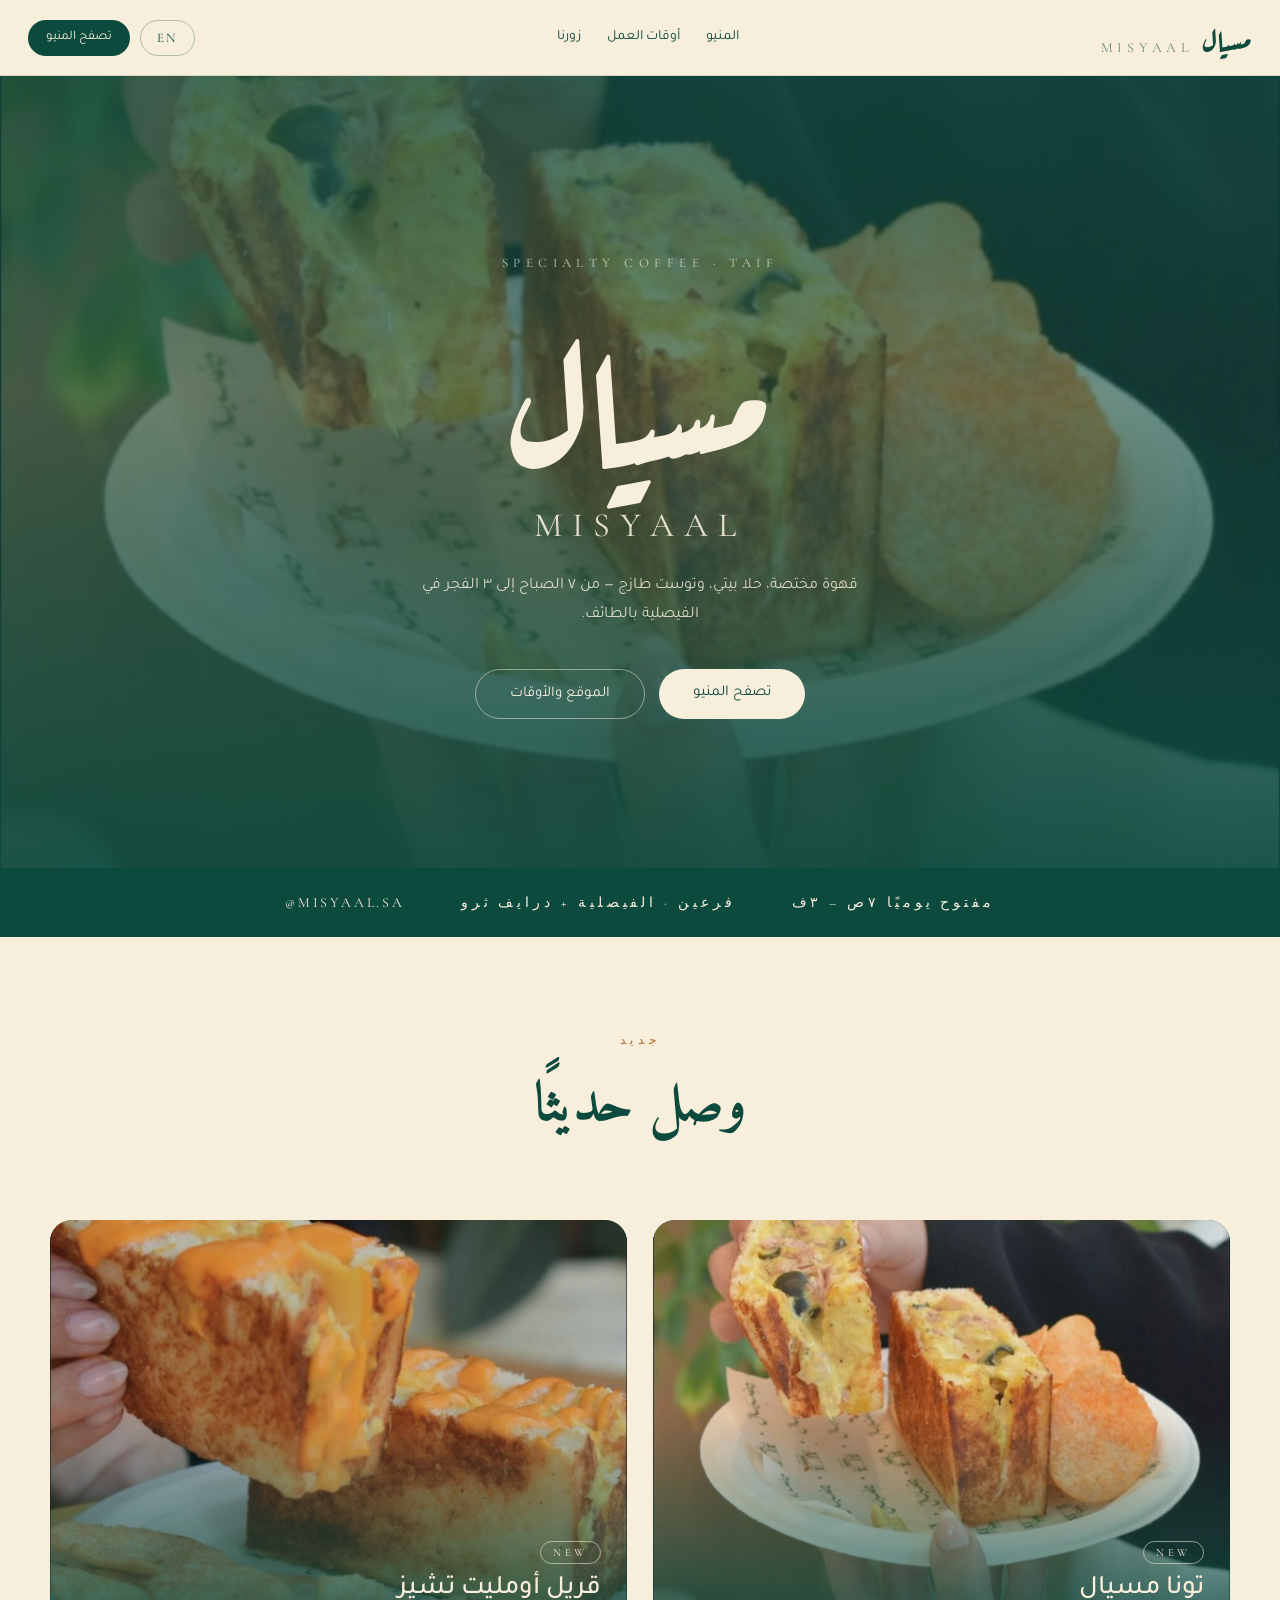
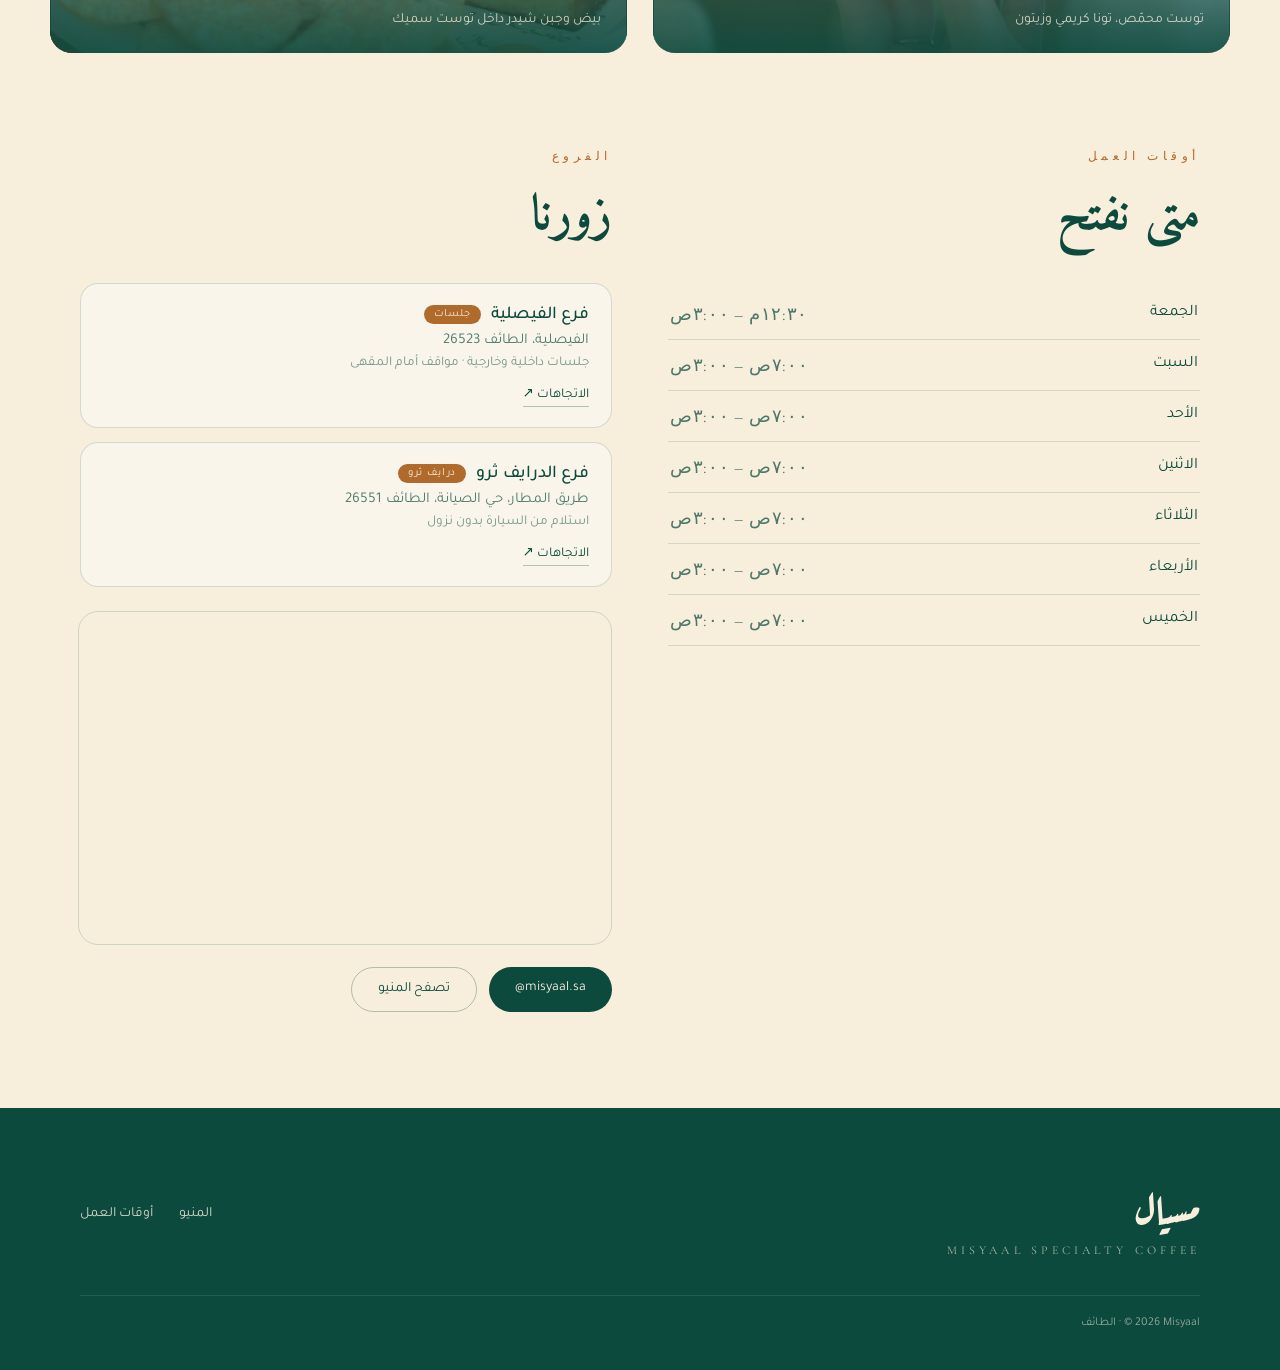
<file: index.html>
<!DOCTYPE html>
<html lang="ar" dir="rtl">
<head>
<meta charset="utf-8">
<meta name="viewport" content="width=device-width, initial-scale=1">
<title>مسيال · Misyaal Specialty Coffee</title>
<meta name="description" content="مسيال · Misyaal — Specialty coffee, house desserts and fresh toast in Al Faisaliyah, Taif.">
<link rel="preconnect" href="https://fonts.googleapis.com">
<link rel="preconnect" href="https://fonts.gstatic.com" crossorigin>
<link href="https://fonts.googleapis.com/css2?family=Amiri:wght@400;700&family=Aref+Ruqaa:wght@400;700&family=Cormorant+Garamond:ital,wght@0,400;0,500;0,600;1,400&family=Tajawal:wght@300;400;500;700&display=swap" rel="stylesheet">
<link rel="icon" href="data:image/svg+xml,%3Csvg xmlns='http://www.w3.org/2000/svg' viewBox='0 0 100 100'%3E%3Ctext y='.9em' font-size='90'%3E%E2%98%95%3C/text%3E%3C/svg%3E">
<style>
html{scroll-behavior:smooth}
body{margin:0;background:#F7EEDC;color:#0C4A3E;-webkit-font-smoothing:antialiased}
a{color:#0C4A3E;text-decoration:none}
a:hover{color:#B06A2C}
@keyframes rev{from{opacity:0;transform:translateY(28px)}to{opacity:1;transform:none}}
[data-reveal]{animation:rev .9s cubic-bezier(.22,.8,.3,1) both;animation-timeline:view();animation-range:entry 0% cover 26%}
@keyframes drift{from{transform:scale(1.06) translateY(0)}to{transform:scale(1.12) translateY(-2%)}}
::selection{background:#0C4A3E;color:#F7EEDC}
.h-lang:hover{background:#0C4A3E !important;color:#F7EEDC !important}
.h-cta:hover{background:#0a3b32 !important;color:#F7EEDC !important}
.h-heroA:hover{background:#fff !important;color:#0C4A3E !important}
.h-heroB:hover{background:rgba(247,238,220,.14) !important;color:#F7EEDC !important}
.h-ig:hover{color:#E8C89A !important}
.h-igBtn:hover{background:#0a3b32 !important;color:#F7EEDC !important}
.h-menuBtn:hover{background:rgba(12,74,62,.07) !important}
.h-footlink:hover{color:#E8C89A !important}
.new-card .new-img{transition:transform .8s cubic-bezier(.22,.8,.3,1)}
.new-card:hover .new-img{transform:scale(1.05)}
</style>
</head>
<body>
<div style="font-family:'Tajawal',system-ui,sans-serif;overflow-x:hidden;background:#F7EEDC;color:#0C4A3E">

  <header style="position:sticky;top:0;z-index:60;display:flex;align-items:center;justify-content:space-between;gap:20px;padding:14px 28px;background:rgba(247,238,220,.86);backdrop-filter:blur(14px);border-bottom:1px solid rgba(12,74,62,.13)">
    <a href="#top" style="display:flex;align-items:baseline;gap:10px">
      <span style="font-family:'Aref Ruqaa',serif;font-size:30px;font-weight:700;letter-spacing:.02em;color:#0C4A3E">مسيال</span>
      <span style="font-family:'Cormorant Garamond',serif;font-size:14px;letter-spacing:.34em;color:rgba(12,74,62,.6)">MISYAAL</span>
    </a>
    <nav style="display:flex;align-items:center;gap:26px;font-size:14px">
      <a href="menu.html" data-ar="المنيو" data-en="Menu">المنيو</a>
      <a href="#hours" data-ar="أوقات العمل" data-en="Hours">أوقات العمل</a>
      <a href="#visit" data-ar="زورنا" data-en="Visit">زورنا</a>
    </nav>
    <div style="display:flex;align-items:center;gap:10px">
      <button onclick="MISYAAL.toggle()" class="h-lang" style="cursor:pointer;font-family:'Cormorant Garamond',serif;font-size:13px;letter-spacing:.18em;padding:9px 16px;border:1px solid rgba(12,74,62,.3);border-radius:999px;background:transparent;color:#0C4A3E" data-ar="EN" data-en="ع">EN</button>
      <a href="menu.html" class="h-cta" style="font-size:13px;padding:10px 18px;border-radius:999px;background:#0C4A3E;color:#F7EEDC" data-ar="تصفح المنيو" data-en="Browse the menu">تصفح المنيو</a>
    </div>
  </header>

  <section id="top" style="position:relative;min-height:88vh;display:grid;place-items:center;overflow:hidden;background:#0C4A3E">
    <div style="position:absolute;inset:0;background-image:url(uploads/assets-1787937089938-kfcq.jpeg);background-size:cover;background-position:center;opacity:.5;animation:drift 18s ease-in-out infinite alternate"></div>
    <div style="position:absolute;inset:0;background:linear-gradient(180deg,rgba(12,74,62,.55),rgba(12,74,62,.2) 40%,rgba(12,74,62,.85))"></div>
    <div style="position:relative;text-align:center;padding:120px 24px 90px;color:#F7EEDC">
      <p style="margin:0 0 22px;font-family:'Cormorant Garamond',serif;font-size:13px;letter-spacing:.42em;opacity:.75">SPECIALTY COFFEE · TAIF</p>
      <h1 style="margin:0;font-family:'Aref Ruqaa',serif;font-size:clamp(70px,13vw,168px);line-height:1.15;font-weight:700">مسيال</h1>
      <p style="margin:20px 0 0;font-family:'Cormorant Garamond',serif;font-size:clamp(20px,3vw,34px);letter-spacing:.3em;opacity:.9">MISYAAL</p>
      <p style="margin:26px auto 0;max-width:520px;font-size:16px;line-height:1.85;opacity:.85;text-wrap:pretty" data-ar="قهوة مختصة، حلا بيتي، وتوست طازج — من ٧ الصباح إلى ٣ الفجر في الفيصلية بالطائف." data-en="Specialty coffee, house desserts and fresh toast — 7am to 3am in Al Faisaliyah, Taif.">قهوة مختصة، حلا بيتي، وتوست طازج — من ٧ الصباح إلى ٣ الفجر في الفيصلية بالطائف.</p>
      <div style="display:flex;flex-wrap:wrap;gap:14px;justify-content:center;margin-top:38px">
        <a href="menu.html" class="h-heroA" style="padding:15px 34px;border-radius:999px;background:#F7EEDC;color:#0C4A3E;font-size:15px" data-ar="تصفح المنيو" data-en="Browse the menu">تصفح المنيو</a>
        <a href="#visit" class="h-heroB" style="padding:15px 34px;border-radius:999px;border:1px solid rgba(247,238,220,.5);color:#F7EEDC;font-size:15px" data-ar="الموقع والأوقات" data-en="Hours & location">الموقع والأوقات</a>
      </div>
    </div>
  </section>

  <section style="display:flex;gap:56px;justify-content:center;flex-wrap:wrap;padding:26px 24px;background:#0C4A3E;color:#F7EEDC;font-family:'Cormorant Garamond',serif;font-size:14px;letter-spacing:.28em">
    <span data-ar="مفتوح يوميًا ٧ص – ٣ف" data-en="OPEN DAILY 7AM – 3AM">مفتوح يوميًا ٧ص – ٣ف</span>
    <span data-ar="فرعين · الفيصلية + درايف ثرو" data-en="2 BRANCHES · DINE-IN + DRIVE-THRU">فرعين · الفيصلية + درايف ثرو</span>
    <a href="https://www.instagram.com/misyaal.sa" target="_blank" rel="noopener" dir="ltr" class="h-ig" style="color:#F7EEDC;letter-spacing:.2em;unicode-bidi:isolate">@MISYAAL.SA</a>
  </section>

  <div>
    <section data-reveal style="padding:96px 24px 20px;text-align:center">
      <p style="margin:0 0 10px;font-family:'Cormorant Garamond',serif;font-size:12px;letter-spacing:.38em;color:#B06A2C" data-ar="جديد" data-en="New">جديد</p>
      <h2 style="margin:0;font-family:'Amiri',serif;font-size:clamp(36px,5vw,56px);font-weight:700" data-ar="وصل حديثًا" data-en="Just landed">وصل حديثًا</h2>
    </section>

    <section style="display:grid;grid-template-columns:repeat(auto-fit,minmax(340px,1fr));gap:26px;max-width:1180px;margin:0 auto;padding:44px 24px 96px">
      <article data-reveal class="new-card" style="position:relative;border-radius:22px;overflow:hidden;background:#0C4A3E;aspect-ratio:4/3">
        <div class="new-img" style="position:absolute;inset:0;background-image:url(uploads/assets-1787937089938-kfcq.jpeg);background-size:cover;background-position:center;opacity:.92"></div>
        <div style="position:absolute;inset:0;background:linear-gradient(0deg,rgba(12,74,62,.9),rgba(12,74,62,0) 55%)"></div>
        <div style="position:absolute;inset-inline-start:26px;bottom:24px;color:#F7EEDC">
          <span style="display:inline-block;margin-bottom:10px;padding:4px 12px;border:1px solid rgba(247,238,220,.55);border-radius:999px;font-family:'Cormorant Garamond',serif;font-size:11px;letter-spacing:.32em">NEW</span>
          <h3 style="margin:0;font-size:27px;font-weight:500" data-ar="تونا مسيال" data-en="Tuna Misyaal">تونا مسيال</h3>
          <p style="margin:6px 0 0;font-size:14px;opacity:.8" data-ar="توست محمّص، تونا كريمي وزيتون" data-en="Grilled toast, creamy tuna, olives">توست محمّص، تونا كريمي وزيتون</p>
        </div>
      </article>
      <article data-reveal class="new-card" style="position:relative;border-radius:22px;overflow:hidden;background:#0C4A3E;aspect-ratio:4/3">
        <div class="new-img" style="position:absolute;inset:0;background-image:url(uploads/assets-1787937089954-9gd3.jpeg);background-size:cover;background-position:center;opacity:.92"></div>
        <div style="position:absolute;inset:0;background:linear-gradient(0deg,rgba(12,74,62,.9),rgba(12,74,62,0) 55%)"></div>
        <div style="position:absolute;inset-inline-start:26px;bottom:24px;color:#F7EEDC">
          <span style="display:inline-block;margin-bottom:10px;padding:4px 12px;border:1px solid rgba(247,238,220,.55);border-radius:999px;font-family:'Cormorant Garamond',serif;font-size:11px;letter-spacing:.32em">NEW</span>
          <h3 style="margin:0;font-size:27px;font-weight:500" data-ar="قريل أومليت تشيز" data-en="Grill Omelette Cheese">قريل أومليت تشيز</h3>
          <p style="margin:6px 0 0;font-size:14px;opacity:.8" data-ar="بيض وجبن شيدر داخل توست سميك" data-en="Egg & cheddar inside thick-cut toast">بيض وجبن شيدر داخل توست سميك</p>
        </div>
      </article>
    </section>
  </div>

  <section id="hours" style="padding:0 24px 96px">
    <div style="max-width:1120px;margin:0 auto;display:grid;grid-template-columns:repeat(auto-fit,minmax(320px,1fr));gap:56px;align-items:start">
      <div data-reveal>
        <p style="margin:0 0 10px;font-family:'Cormorant Garamond',serif;font-size:12px;letter-spacing:.38em;color:#B06A2C" data-ar="أوقات العمل" data-en="Opening hours">أوقات العمل</p>
        <h2 style="margin:0 0 28px;font-family:'Amiri',serif;font-size:clamp(34px,4.4vw,50px);font-weight:700" data-ar="متى نفتح" data-en="When we're open">متى نفتح</h2>
        <div style="display:flex;flex-direction:column">
          <div style="display:flex;align-items:center;justify-content:space-between;gap:20px;padding:14px 2px;border-bottom:1px solid rgba(12,74,62,.14)"><span style="font-size:16px" data-ar="الجمعة" data-en="Friday">الجمعة</span><span style="font-family:'Cormorant Garamond',serif;font-size:18px;color:rgba(12,74,62,.72);letter-spacing:.04em" data-ar="١٢:٣٠م – ٣:٠٠ص" data-en="12:30pm – 3:00am">١٢:٣٠م – ٣:٠٠ص</span></div>
          <div style="display:flex;align-items:center;justify-content:space-between;gap:20px;padding:14px 2px;border-bottom:1px solid rgba(12,74,62,.14)"><span style="font-size:16px" data-ar="السبت" data-en="Saturday">السبت</span><span style="font-family:'Cormorant Garamond',serif;font-size:18px;color:rgba(12,74,62,.72);letter-spacing:.04em" data-ar="٧:٠٠ص – ٣:٠٠ص" data-en="7:00am – 3:00am">٧:٠٠ص – ٣:٠٠ص</span></div>
          <div style="display:flex;align-items:center;justify-content:space-between;gap:20px;padding:14px 2px;border-bottom:1px solid rgba(12,74,62,.14)"><span style="font-size:16px" data-ar="الأحد" data-en="Sunday">الأحد</span><span style="font-family:'Cormorant Garamond',serif;font-size:18px;color:rgba(12,74,62,.72);letter-spacing:.04em" data-ar="٧:٠٠ص – ٣:٠٠ص" data-en="7:00am – 3:00am">٧:٠٠ص – ٣:٠٠ص</span></div>
          <div style="display:flex;align-items:center;justify-content:space-between;gap:20px;padding:14px 2px;border-bottom:1px solid rgba(12,74,62,.14)"><span style="font-size:16px" data-ar="الاثنين" data-en="Monday">الاثنين</span><span style="font-family:'Cormorant Garamond',serif;font-size:18px;color:rgba(12,74,62,.72);letter-spacing:.04em" data-ar="٧:٠٠ص – ٣:٠٠ص" data-en="7:00am – 3:00am">٧:٠٠ص – ٣:٠٠ص</span></div>
          <div style="display:flex;align-items:center;justify-content:space-between;gap:20px;padding:14px 2px;border-bottom:1px solid rgba(12,74,62,.14)"><span style="font-size:16px" data-ar="الثلاثاء" data-en="Tuesday">الثلاثاء</span><span style="font-family:'Cormorant Garamond',serif;font-size:18px;color:rgba(12,74,62,.72);letter-spacing:.04em" data-ar="٧:٠٠ص – ٣:٠٠ص" data-en="7:00am – 3:00am">٧:٠٠ص – ٣:٠٠ص</span></div>
          <div style="display:flex;align-items:center;justify-content:space-between;gap:20px;padding:14px 2px;border-bottom:1px solid rgba(12,74,62,.14)"><span style="font-size:16px" data-ar="الأربعاء" data-en="Wednesday">الأربعاء</span><span style="font-family:'Cormorant Garamond',serif;font-size:18px;color:rgba(12,74,62,.72);letter-spacing:.04em" data-ar="٧:٠٠ص – ٣:٠٠ص" data-en="7:00am – 3:00am">٧:٠٠ص – ٣:٠٠ص</span></div>
          <div style="display:flex;align-items:center;justify-content:space-between;gap:20px;padding:14px 2px;border-bottom:1px solid rgba(12,74,62,.14)"><span style="font-size:16px" data-ar="الخميس" data-en="Thursday">الخميس</span><span style="font-family:'Cormorant Garamond',serif;font-size:18px;color:rgba(12,74,62,.72);letter-spacing:.04em" data-ar="٧:٠٠ص – ٣:٠٠ص" data-en="7:00am – 3:00am">٧:٠٠ص – ٣:٠٠ص</span></div>
        </div>
      </div>
      <div id="visit" data-reveal style="scroll-margin-top:90px">
        <p style="margin:0 0 10px;font-family:'Cormorant Garamond',serif;font-size:12px;letter-spacing:.38em;color:#B06A2C" data-ar="الفروع" data-en="Branches">الفروع</p>
        <h2 style="margin:0 0 22px;font-family:'Amiri',serif;font-size:clamp(34px,4.4vw,50px);font-weight:700" data-ar="زورنا" data-en="Come by">زورنا</h2>
        <div style="display:grid;gap:14px;margin-bottom:24px">
          <div style="padding:20px 22px;border:1px solid rgba(12,74,62,.16);border-radius:18px;background:rgba(255,255,255,.4)">
            <div style="display:flex;align-items:center;gap:10px;flex-wrap:wrap;margin-bottom:6px">
              <p style="margin:0;font-size:18px;font-weight:500" data-ar="فرع الفيصلية" data-en="Al Faisaliyah branch">فرع الفيصلية</p>
              <span style="font-size:11px;letter-spacing:.06em;padding:3px 10px;border-radius:999px;background:#B06A2C;color:#F7EEDC" data-ar="جلسات" data-en="Dine-in">جلسات</span>
            </div>
            <p style="margin:0;font-size:15px;color:rgba(12,74,62,.7)" data-ar="الفيصلية، الطائف 26523" data-en="Al Faisaliyah, Taif 26523">الفيصلية، الطائف 26523</p>
            <p style="margin:5px 0 0;font-size:13.5px;color:rgba(12,74,62,.55)" data-ar="جلسات داخلية وخارجية · مواقف أمام المقهى" data-en="Indoor & outdoor seating · parking out front">جلسات داخلية وخارجية · مواقف أمام المقهى</p>
            <a href="https://www.google.com/maps/search/?api=1&query=%D8%A7%D9%84%D9%81%D9%8A%D8%B5%D9%84%D9%8A%D8%A9%D8%8C%20%D8%A7%D9%84%D8%B7%D8%A7%D8%A6%D9%81%2026523" target="_blank" rel="noopener" style="display:inline-block;margin-top:12px;font-size:13.5px;border-bottom:1px solid rgba(12,74,62,.3);padding-bottom:2px" data-ar="الاتجاهات ↗" data-en="Directions ↗">الاتجاهات ↗</a>
          </div>
          <div style="padding:20px 22px;border:1px solid rgba(12,74,62,.16);border-radius:18px;background:rgba(255,255,255,.4)">
            <div style="display:flex;align-items:center;gap:10px;flex-wrap:wrap;margin-bottom:6px">
              <p style="margin:0;font-size:18px;font-weight:500" data-ar="فرع الدرايف ثرو" data-en="Drive-thru branch">فرع الدرايف ثرو</p>
              <span style="font-size:11px;letter-spacing:.06em;padding:3px 10px;border-radius:999px;background:#B06A2C;color:#F7EEDC" data-ar="درايف ثرو" data-en="Drive-thru">درايف ثرو</span>
            </div>
            <p style="margin:0;font-size:15px;color:rgba(12,74,62,.7)" data-ar="طريق المطار، حي الصيانة، الطائف 26551" data-en="Airport Rd, Al Sianah district, Taif 26551">طريق المطار، حي الصيانة، الطائف 26551</p>
            <p style="margin:5px 0 0;font-size:13.5px;color:rgba(12,74,62,.55)" data-ar="استلام من السيارة بدون نزول" data-en="Order and pick up without leaving your car">استلام من السيارة بدون نزول</p>
            <a href="https://www.google.com/maps/search/?api=1&query=%D8%B7%D8%B1%D9%8A%D9%82%20%D8%A7%D9%84%D9%85%D8%B7%D8%A7%D8%B1%D8%8C%20%D8%AD%D9%8A%20%D8%A7%D9%84%D8%B5%D9%8A%D8%A7%D9%86%D8%A9%D8%8C%20%D8%A7%D9%84%D8%B7%D8%A7%D8%A6%D9%81%2026551" target="_blank" rel="noopener" style="display:inline-block;margin-top:12px;font-size:13.5px;border-bottom:1px solid rgba(12,74,62,.3);padding-bottom:2px" data-ar="الاتجاهات ↗" data-en="Directions ↗">الاتجاهات ↗</a>
          </div>
        </div>
        <iframe title="map" src="https://www.openstreetmap.org/export/embed.html?bbox=40.35%2C21.22%2C40.48%2C21.32&amp;layer=mapnik" style="width:100%;aspect-ratio:16/10;border:1px solid rgba(12,74,62,.16);border-radius:20px;display:block" loading="lazy"></iframe>
        <div style="display:flex;flex-wrap:wrap;gap:12px;margin-top:22px">
          <a href="https://www.instagram.com/misyaal.sa" target="_blank" rel="noopener" dir="ltr" class="h-igBtn" style="padding:13px 26px;border-radius:999px;background:#0C4A3E;color:#F7EEDC;font-size:14px;unicode-bidi:isolate">@misyaal.sa</a>
          <a href="menu.html" class="h-menuBtn" style="padding:13px 26px;border-radius:999px;border:1px solid rgba(12,74,62,.3);font-size:14px" data-ar="تصفح المنيو" data-en="Browse the menu">تصفح المنيو</a>
        </div>
      </div>
    </div>
  </section>

  <footer style="background:#0C4A3E;color:#F7EEDC;padding:64px 24px 40px">
    <div style="max-width:1120px;margin:0 auto;display:flex;flex-wrap:wrap;gap:28px;align-items:center;justify-content:space-between">
      <div>
        <p style="margin:0;font-family:'Aref Ruqaa',serif;font-size:42px;font-weight:700">مسيال</p>
        <p style="margin:6px 0 0;font-family:'Cormorant Garamond',serif;font-size:12px;letter-spacing:.34em;opacity:.65">MISYAAL SPECIALTY COFFEE</p>
      </div>
      <div style="display:flex;gap:26px;font-size:14px;opacity:.85">
        <a href="menu.html" class="h-footlink" style="color:#F7EEDC" data-ar="المنيو" data-en="Menu">المنيو</a>
        <a href="#hours" class="h-footlink" style="color:#F7EEDC" data-ar="أوقات العمل" data-en="Hours">أوقات العمل</a>
      </div>
    </div>
    <p style="max-width:1120px;margin:38px auto 0;padding-top:20px;border-top:1px solid rgba(247,238,220,.2);font-size:12px;opacity:.55"><span dir="ltr" style="unicode-bidi:isolate">© 2026 Misyaal</span> · الطائف</p>
  </footer>

</div>
<script src="app.js"></script>
</body>
</html>
</file>
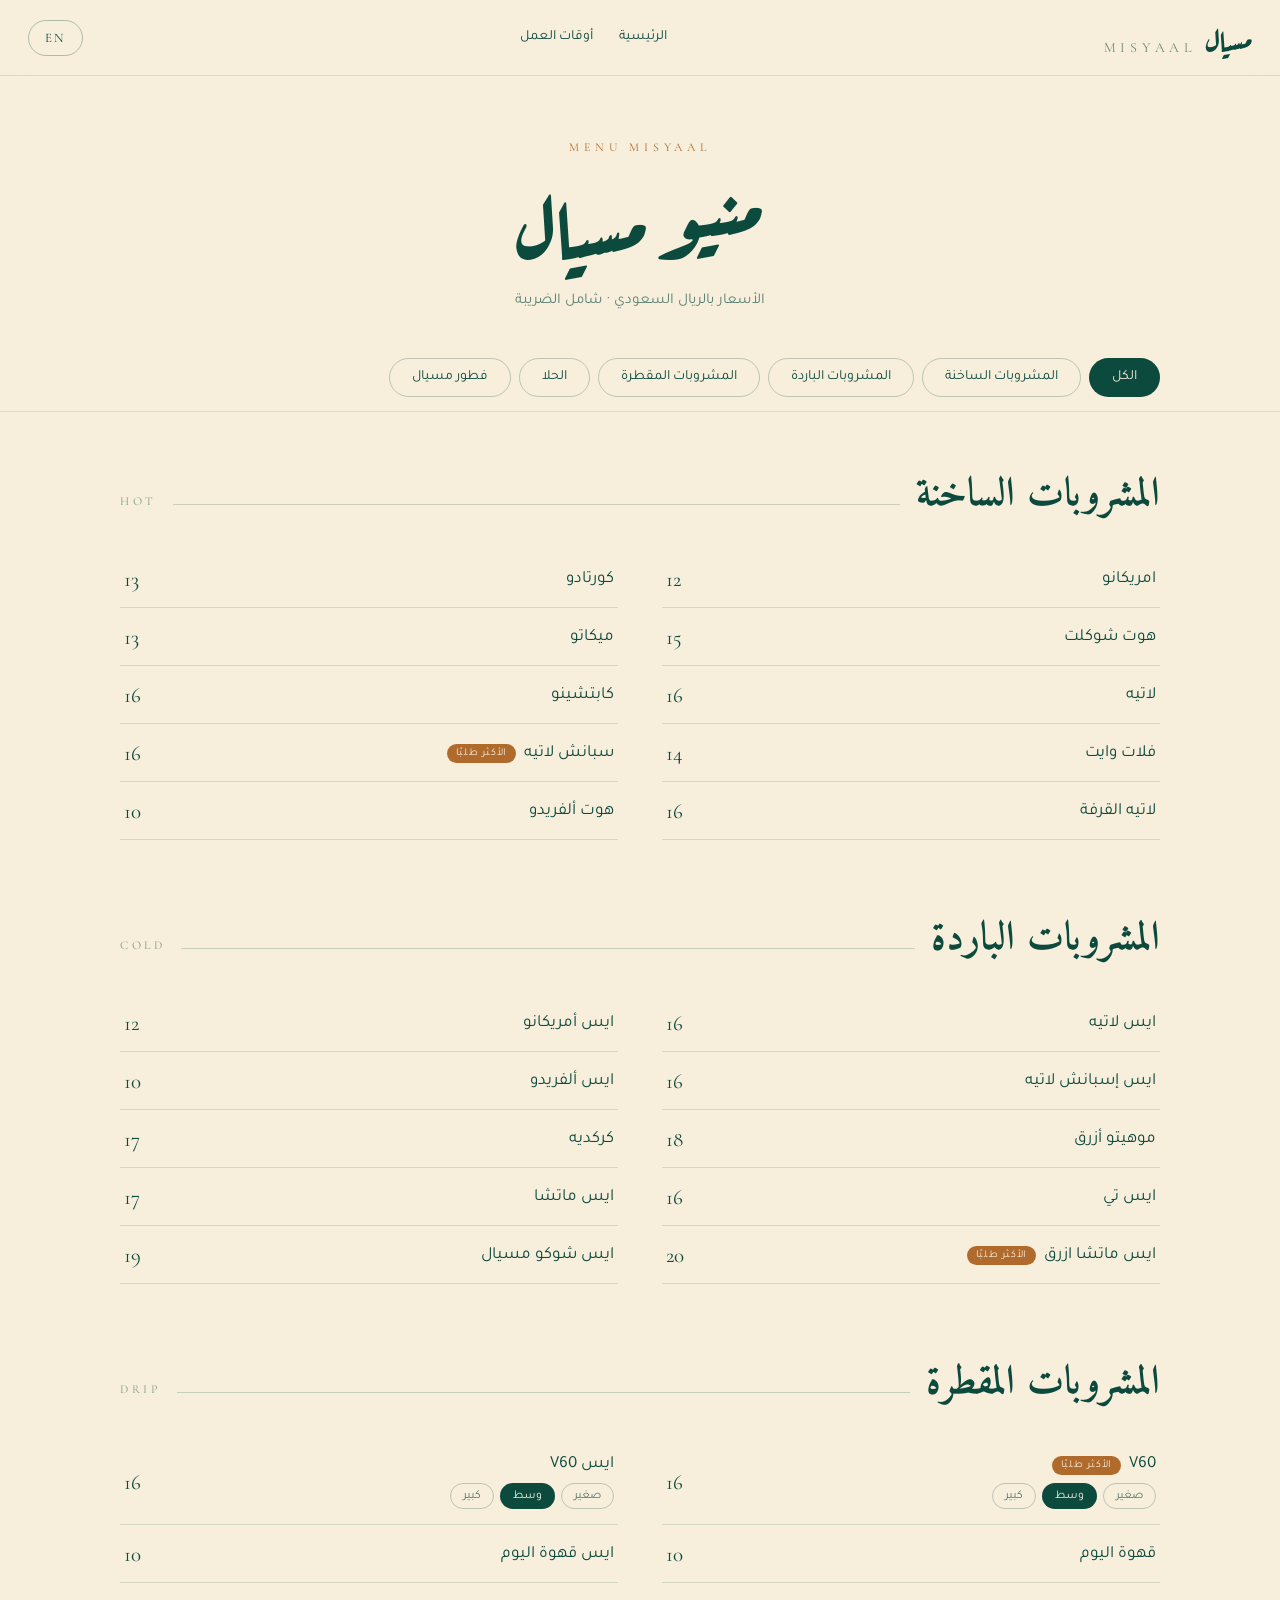
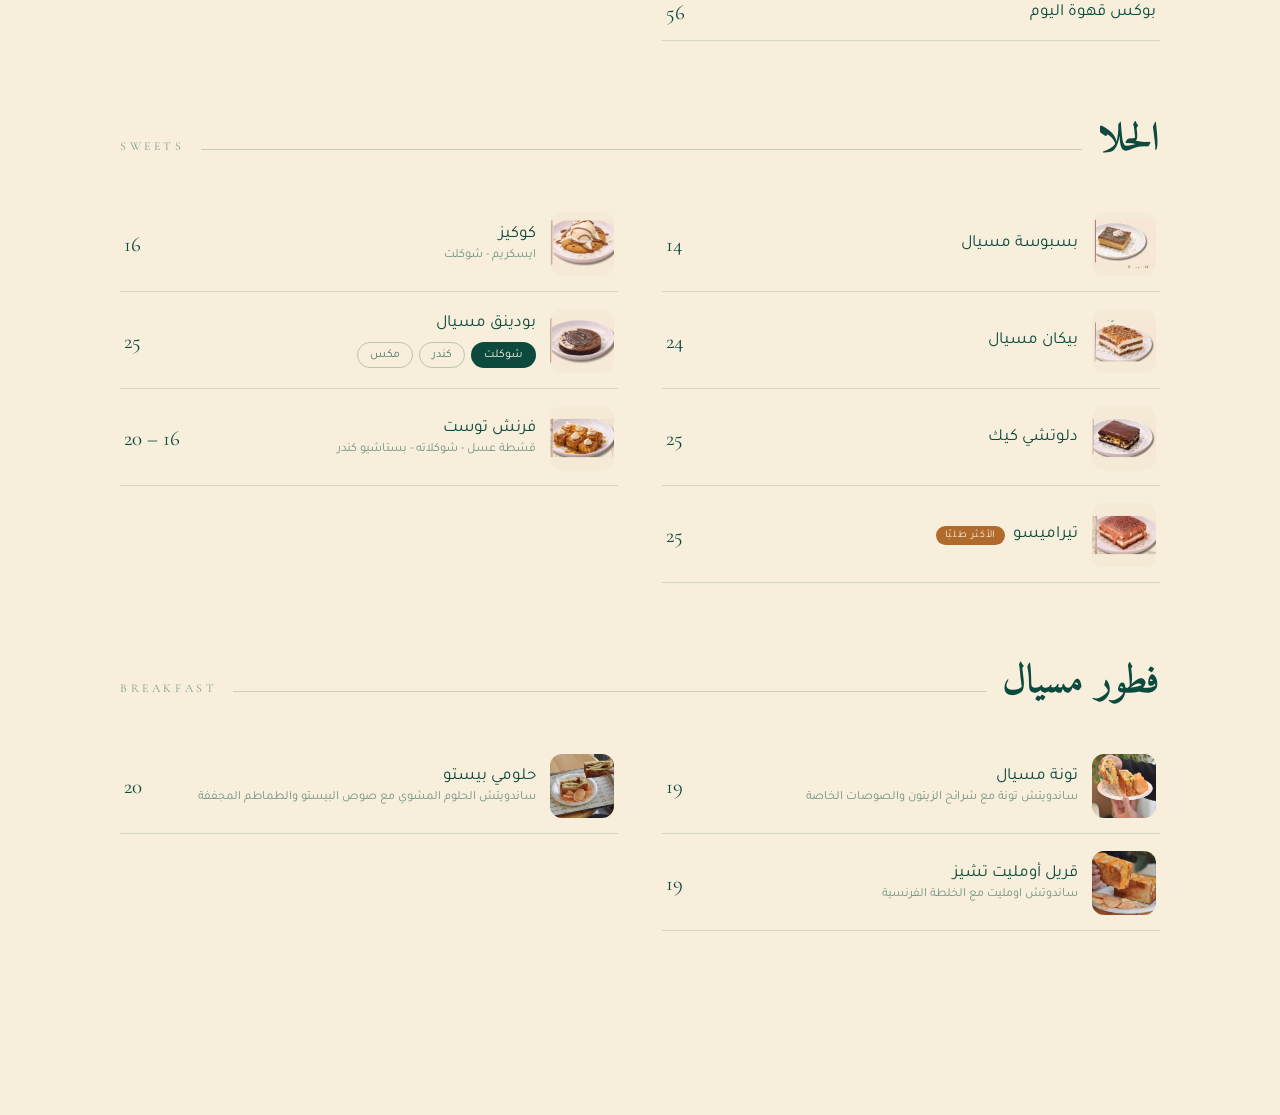
<file: menu.html>
<!DOCTYPE html>
<html lang="ar" dir="rtl">
<head>
<meta charset="utf-8">
<meta name="viewport" content="width=device-width, initial-scale=1">
<title>منيو مسيال · Menu Misyaal</title>
<meta name="description" content="منيو مسيال — المشروبات الساخنة والباردة والمقطرة، الحلا، وفطور مسيال. Prices in SAR, VAT included.">
<link rel="preconnect" href="https://fonts.googleapis.com">
<link rel="preconnect" href="https://fonts.gstatic.com" crossorigin>
<link href="https://fonts.googleapis.com/css2?family=Amiri:wght@400;700&family=Aref+Ruqaa:wght@400;700&family=Cormorant+Garamond:wght@400;500;600&family=Tajawal:wght@300;400;500;700&display=swap" rel="stylesheet">
<link rel="icon" href="data:image/svg+xml,%3Csvg xmlns='http://www.w3.org/2000/svg' viewBox='0 0 100 100'%3E%3Ctext y='.9em' font-size='90'%3E%E2%98%95%3C/text%3E%3C/svg%3E">
<style>
html{scroll-behavior:smooth}
body{margin:0;background:#F7EEDC;color:#0C4A3E;-webkit-font-smoothing:antialiased}
a{color:#0C4A3E;text-decoration:none}
a:hover{color:#B06A2C}
@keyframes rev{from{opacity:0;transform:translateY(20px)}to{opacity:1;transform:none}}
::selection{background:#0C4A3E;color:#F7EEDC}
.h-lang:hover{background:#0C4A3E !important;color:#F7EEDC !important}
.m-tab:hover{border-color:#0C4A3E !important}
.m-size:hover{border-color:#0C4A3E !important}
</style>
</head>
<body>
<div style="font-family:'Tajawal',system-ui,sans-serif;min-height:100vh;background:#F7EEDC;color:#0C4A3E">

  <header style="position:sticky;top:0;z-index:60;display:flex;align-items:center;justify-content:space-between;gap:20px;padding:14px 28px;background:rgba(247,238,220,.9);backdrop-filter:blur(14px);border-bottom:1px solid rgba(12,74,62,.13)">
    <a href="index.html" style="display:flex;align-items:baseline;gap:10px">
      <span style="font-family:'Aref Ruqaa',serif;font-size:30px;font-weight:700;color:#0C4A3E">مسيال</span>
      <span style="font-family:'Cormorant Garamond',serif;font-size:14px;letter-spacing:.34em;color:rgba(12,74,62,.6)">MISYAAL</span>
    </a>
    <nav style="display:flex;align-items:center;gap:26px;font-size:14px">
      <a href="index.html" data-ar="الرئيسية" data-en="Home">الرئيسية</a>
      <a href="index.html#hours" data-ar="أوقات العمل" data-en="Hours">أوقات العمل</a>
    </nav>
    <div style="display:flex;align-items:center;gap:10px">
      <button onclick="MISYAAL.toggle()" class="h-lang" style="cursor:pointer;font-family:'Cormorant Garamond',serif;font-size:13px;letter-spacing:.18em;padding:9px 16px;border:1px solid rgba(12,74,62,.3);border-radius:999px;background:transparent;color:#0C4A3E" data-ar="EN" data-en="ع">EN</button>
    </div>
  </header>

  <section style="padding:64px 24px 30px;text-align:center">
    <p style="margin:0 0 12px;font-family:'Cormorant Garamond',serif;font-size:12px;letter-spacing:.4em;color:#B06A2C">MENU MISYAAL</p>
    <h1 style="margin:0;font-family:'Aref Ruqaa',serif;font-size:clamp(42px,7.4vw,84px);font-weight:700;line-height:1.25" data-ar="منيو مسيال" data-en="Menu Misyaal">منيو مسيال</h1>
    <p style="margin:16px auto 0;max-width:520px;font-size:15px;line-height:1.8;color:rgba(12,74,62,.66)" data-ar="الأسعار بالريال السعودي · شامل الضريبة" data-en="Prices in SAR · VAT included">الأسعار بالريال السعودي · شامل الضريبة</p>
  </section>

  <div style="position:sticky;top:63px;z-index:50;background:rgba(247,238,220,.94);backdrop-filter:blur(12px);border-bottom:1px solid rgba(12,74,62,.1)">
    <div id="tabs" style="max-width:1040px;margin:0 auto;display:flex;gap:8px;overflow-x:auto;padding:14px 24px"></div>
  </div>

  <main id="menu" style="max-width:1040px;margin:0 auto;padding:48px 24px 120px;text-align:start"></main>

</div>

<script src="app.js"></script>
<script>
/* ===== Original Misyaal menu data (verbatim from source) ===== */
var COPY = {
  ar: { title:"منيو مسيال", sub:"الأسعار بالريال السعودي · شامل الضريبة" },
  en: { title:"Menu Misyaal", sub:"Prices in SAR · VAT included" }
};
var TABLABEL = {
  all:  { ar:"الكل", en:"All" }
};
var POPULAR = ["hot7","cold8","drip0","sweets6"];
var SIZES = { ar:["صغير","وسط","كبير"], en:["Small","Medium","Large"] };
var M = [
  { id:"hot", ar:"المشروبات الساخنة", en:"Hot Drinks", latin:"HOT", items:[
    ["امريكانو","Americano",12],["كورتادو","Cortado",13],["هوت شوكلت","Hot Chocolate",15],
    ["ميكاتو","Micato",13],["لاتيه","Latte",16],["كابتشينو","Cappuccino",16],
    ["فلات وايت","Flat White",14],["سبانش لاتيه","Spanish Latte",16],
    ["لاتيه القرفة","Cinnamon Latte",16],["هوت ألفريدو","Hot Alfredo",10]]},
  { id:"cold", ar:"المشروبات الباردة", en:"Cold Drinks", latin:"COLD", items:[
    ["ايس لاتيه","Ice Latte",16],["ايس أمريكانو","Ice Americano",12],["ايس إسبانش لاتيه","Ice Spanish Latte",16],
    ["ايس ألفريدو","Ice Alfredo",10],["موهيتو أزرق","Blue Mojito",18],["كركديه","Rosella",17],
    ["ايس تي","Ice Tea",16],["ايس ماتشا","Ice Matcha",17],["ايس ماتشا ازرق","Ice Matcha Blue",20],
    ["ايس شوكو مسيال","Ice Chocolate",19]]},
  { id:"drip", sized:true, ar:"المشروبات المقطرة", en:"Drip Drinks", latin:"DRIP", items:[
    ["V60","V60",15,"15 · 16 · 18"],["ايس V60","Ice V60",15,"15 · 16 · 18"],
    ["قهوة اليوم","Coffee of the day",10],["ايس قهوة اليوم","Ice coffee of the day",10],
    ["بوكس قهوة اليوم","Box coffee of the day",56]]},
  { id:"sweets", ar:"الحلا", en:"Desserts", latin:"SWEETS", items:[
    ["بسبوسة مسيال","Basbousa Misyaal",14,null,null,null,"sweets/basbousa.png"],["كوكيز","Cookies",16,null,["ايسكريم - شوكلت","Ice cream · chocolate"],null,"sweets/cookies.png"],
    ["بيكان مسيال","Pecan Misyaal",24,null,null,null,"sweets/pecan.png"],["بودينق مسيال","Misyaal Pudding",25,null,null,{ar:["شوكلت","كندر","مكس"],en:["Chocolate","Kinder","Mix"],prices:[25,25,28]},"sweets/pudding.png"],
    ["دلوتشي كيك","Dolce Cake",25,null,null,null,"sweets/dolce.png"],["فرنش توست","French Toast",16,"16 – 20",["قشطة عسل - شوكلاته - بستاشيو كندر","Honey cream · chocolate · pistachio kinder"],null,"sweets/french.png"],
    ["تيراميسو","Tiramisu",25,null,null,null,"sweets/tiramisu.png"]]},
  { id:"food", ar:"فطور مسيال", en:"Breakfast Misyaal", latin:"BREAKFAST", items:[
    ["تونة مسيال","Tuna Misyaal",19,null,["ساندويتش تونة مع شرائح الزيتون والصوصات الخاصة","Tuna sandwich with olives & house sauces"],null,"uploads/assets-1787937089938-kfcq.jpeg"],
    ["حلومي بيستو","Halloumi Pesto",20,null,["ساندويتش الحلوم المشوي مع صوص البيستو والطماطم المجففة","Grilled halloumi with pesto & sun-dried tomato"],null,"uploads/assets-1787937089959-hclk.jpeg"],
    ["قريل أومليت تشيز","Grill Omelette Cheese",19,null,["ساندوتش اومليت مع الخلطة الفرنسية","Omelette sandwich, French-style blend"],null,"uploads/assets-1787937089954-9gd3.jpeg"]]}
];

/* ===== Theme (cream) + density (standard) + style (list) — original defaults ===== */
var TH = { paper:"#F7EEDC", ink:"#0C4A3E", line:"rgba(12,74,62,.14)", muted:"rgba(12,74,62,.55)", card:"rgba(255,255,255,.5)", accent:"#B06A2C" };
var D = { row:"15px 4px", gap:"2px 44px", sec:"64px", col:"320px" };
var S = { rowBg:"transparent", rowBorder:"0", rowBottom:"1px solid "+TH.line, radius:"0", nameSize:"17px", priceSize:"21px", pad:D.row };

var state = { tab:"all", sizes:{} };

function esc(s){ return String(s).replace(/&/g,"&amp;").replace(/</g,"&lt;").replace(/>/g,"&gt;").replace(/"/g,"&quot;"); }
function L(){ return window.MISYAAL ? window.MISYAAL.lang : "ar"; }

function itemView(g, it, i){
  var lang = L();
  var key = g.id + i;
  var name = lang === "ar" ? it[0] : it[1];
  var variants = it[5];
  var sizable = g.sized;
  var explicit = (sizable && it[3])
    ? String(it[3]).split("·").join("–").split("–").map(function(s){return parseInt(s.trim(),10);}).filter(function(n){return !isNaN(n);})
    : null;
  var prices = variants ? variants.prices
    : (explicit && explicit.length === 3 ? explicit.slice().sort(function(a,b){return a-b;}) : null);
  var labels = variants ? variants[lang].slice() : (prices ? SIZES[lang].slice() : []);
  var sel = (state.sizes[key] != null) ? state.sizes[key] : (variants ? 0 : 1);
  var unit = prices ? prices[sel] : it[2];
  var sub = it[4] ? (lang === "ar" ? it[4][0] : it[4][1]) : "";
  var popular = POPULAR.indexOf(key) > -1;
  var img = it[6] || null;
  var hasImg = !!it[6];
  var popularLabel = lang === "ar" ? "الأكثر طلبًا" : "Most ordered";
  var price = prices ? String(unit) : (it[3] || String(it[2]));
  var hasSizes = !!prices;

  var html = '<div style="display:flex;align-items:center;gap:14px;text-align:start;padding:'+S.pad+';background:'+S.rowBg+';border:'+S.rowBorder+';border-bottom:'+S.rowBottom+';border-radius:'+S.radius+'">';
  if (hasImg) {
    html += '<div role="img" aria-label="'+esc(name)+'" style="flex:none;width:64px;height:64px;border-radius:12px;background-image:url('+esc(img)+');background-size:cover;background-position:center"></div>';
  }
  html += '<div style="flex:1;min-width:0">';
  html +=   '<div style="display:flex;align-items:center;gap:8px;flex-wrap:wrap">';
  html +=     '<p style="margin:0;font-size:'+S.nameSize+'">'+esc(name)+'</p>';
  if (popular) {
    html +=   '<span style="font-size:10.5px;letter-spacing:.06em;padding:3px 9px;border-radius:999px;background:'+TH.accent+';color:#F7EEDC">'+esc(popularLabel)+'</span>';
  }
  html +=   '</div>';
  if (sub) {
    html +=  '<p style="margin:3px 0 0;font-size:12.5px;color:'+TH.muted+'">'+esc(sub)+'</p>';
  }
  if (hasSizes) {
    html += '<div style="display:flex;gap:6px;margin-top:8px">';
    for (var si=0; si<prices.length; si++){
      var on = si === sel;
      var bg = on ? "#0C4A3E" : "transparent";
      var fg = on ? "#F7EEDC" : "rgba(12,74,62,.7)";
      html += '<button class="m-size" data-key="'+esc(key)+'" data-idx="'+si+'" style="cursor:pointer;font-family:\'Tajawal\',sans-serif;font-size:12px;padding:5px 12px;border-radius:999px;border:1px solid rgba(12,74,62,.25);background:'+bg+';color:'+fg+'">'+esc(labels[si])+'</button>';
    }
    html += '</div>';
  }
  html += '</div>';
  html += '<span style="font-family:\'Cormorant Garamond\',serif;font-size:'+S.priceSize+';color:'+TH.ink+';white-space:nowrap">'+esc(price)+'</span>';
  html += '</div>';
  return html;
}

function render(){
  var lang = L();
  var t = COPY[lang];

  // Title + subtitle (kept in sync; also covered by data attributes)
  // Tabs
  var tabsSrc = [{ id:"all", ar:TABLABEL.all.ar, en:TABLABEL.all.en }].concat(
    M.map(function(g){ return { id:g.id, ar:g.ar, en:g.en }; })
  );
  var tabsHtml = "";
  tabsSrc.forEach(function(tb){
    var on = state.tab === tb.id;
    var bg = on ? TH.ink : "transparent";
    var fg = on ? TH.paper : TH.ink;
    var label = lang === "ar" ? tb.ar : tb.en;
    tabsHtml += '<button class="m-tab" data-tab="'+esc(tb.id)+'" style="cursor:pointer;white-space:nowrap;font-family:\'Tajawal\',sans-serif;font-size:14px;padding:10px 22px;border-radius:999px;border:1px solid rgba(12,74,62,.25);background:'+bg+';color:'+fg+'">'+esc(label)+'</button>';
  });
  document.getElementById("tabs").innerHTML = tabsHtml;

  // Groups
  var shown = M.filter(function(g){ return state.tab === "all" || state.tab === g.id; });
  var mainHtml = "";
  shown.forEach(function(g){
    var title = lang === "ar" ? g.ar : g.en;
    mainHtml += '<section style="margin-bottom:'+D.sec+';animation:rev .5s both">';
    mainHtml +=   '<div style="display:flex;align-items:baseline;gap:16px;margin-bottom:22px">';
    mainHtml +=     '<h2 style="margin:0;font-family:\'Amiri\',serif;font-size:clamp(28px,3.6vw,40px);font-weight:700">'+esc(title)+'</h2>';
    mainHtml +=     '<span style="flex:1;height:1px;background:rgba(12,74,62,.2)"></span>';
    mainHtml +=     '<span style="font-family:\'Cormorant Garamond\',serif;font-size:12px;letter-spacing:.3em;color:rgba(12,74,62,.5)">'+esc(g.latin)+'</span>';
    mainHtml +=   '</div>';
    mainHtml +=   '<div style="display:grid;grid-template-columns:repeat(auto-fit,minmax('+D.col+',1fr));gap:'+D.gap+'">';
    g.items.forEach(function(it,i){ mainHtml += itemView(g, it, i); });
    mainHtml +=   '</div>';
    mainHtml += '</section>';
  });
  document.getElementById("menu").innerHTML = mainHtml;

  // Wire tab + size interactions
  document.querySelectorAll("#tabs .m-tab").forEach(function(btn){
    btn.addEventListener("click", function(){ state.tab = btn.getAttribute("data-tab"); render(); });
  });
  document.querySelectorAll("#menu .m-size").forEach(function(btn){
    btn.addEventListener("click", function(){
      var k = btn.getAttribute("data-key");
      state.sizes[k] = parseInt(btn.getAttribute("data-idx"), 10);
      render();
    });
  });
}

// Re-render when language changes (names, prices, labels, descriptions all update)
window.onLangChange = function(){ render(); };
document.addEventListener("DOMContentLoaded", render);
render();
</script>
</body>
</html>
</file>
